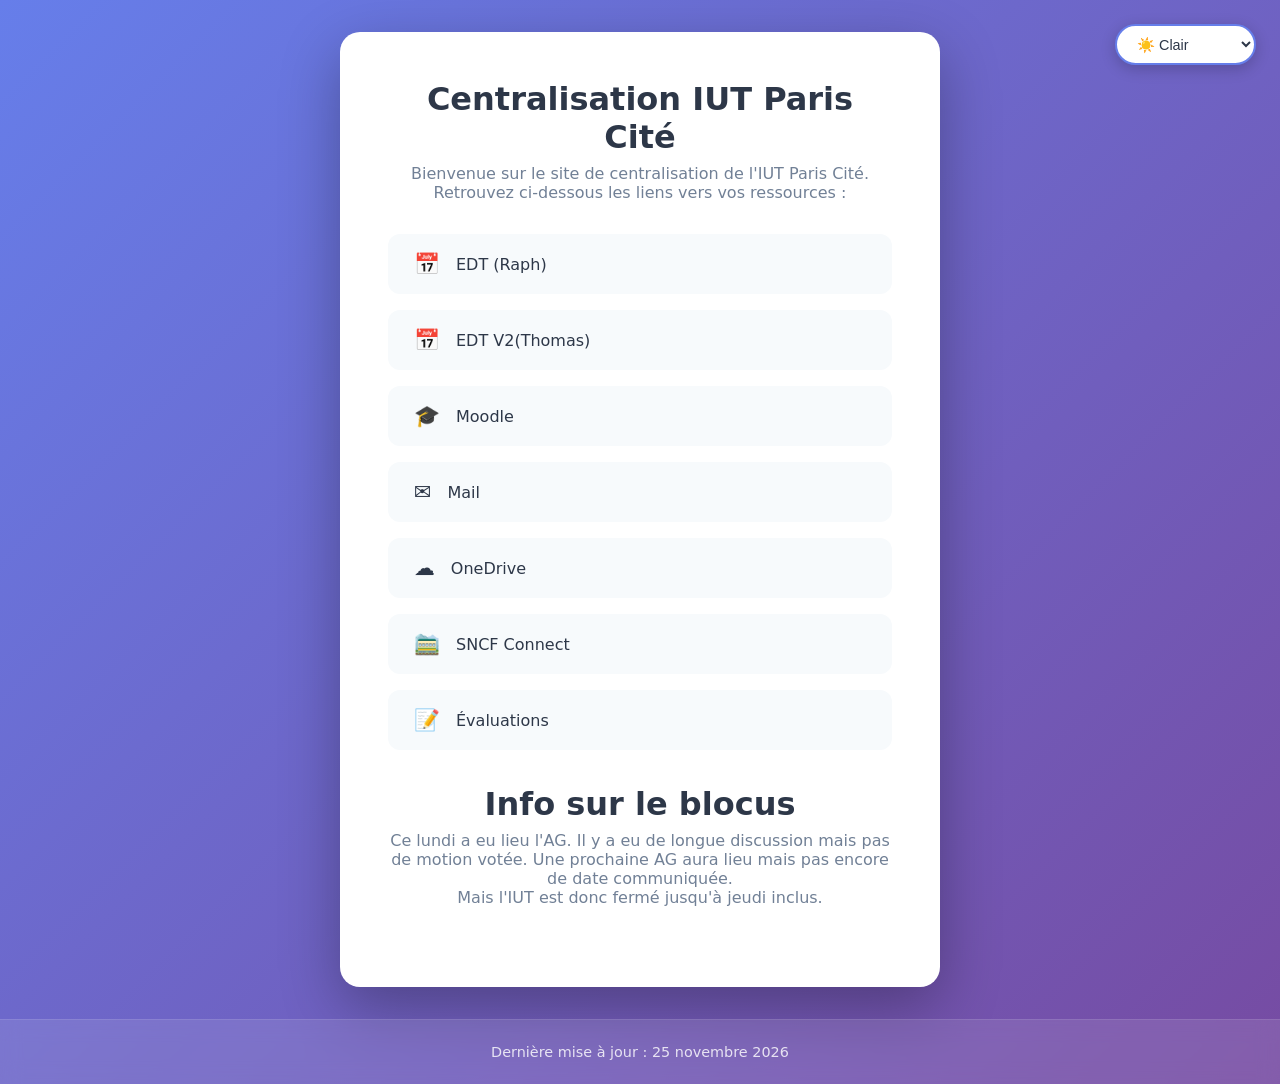
<file: index.html>
<!DOCTYPE html>
<html lang="fr" data-theme="clair">
<head>
    <meta charset="UTF-8">
    <meta name="viewport" content="width=device-width, initial-scale=1.0">
    <link rel="shortcut icon" href="logo.png" type="image/x-icon">
    <title>Centralisation IUT Paris Cité</title>
    <link rel="stylesheet" href="style.css">
    <script src="script.js" defer></script>
</head>
<body>
    <div class="theme-selector">
        <select id="themeSelect" onchange="changeTheme(this.value)">
            <option value="clair">☀️ Clair</option>
            <option value="sombre">🌙 Sombre</option>
            <option value="pariscite">🎓 Paris Cité</option>
        </select>
    </div>

    <main>
        <div class="container">
            <header>
                <h1>Centralisation IUT Paris Cité</h1>
                <p class="subtitle">Bienvenue sur le site de centralisation de l'IUT Paris Cité. Retrouvez ci-dessous les liens vers vos ressources :</p>
            </header>

            <ul class="links">
                <li><a href="https://edt.raph9213.xyz/" target="_blank" rel="noopener"><span class="icon">📅</span><span>EDT (Raph)</span></a></li>
                <li><a href="https://but.daisseur.xyz/semaine" target="_blank" rel="noopener"><span class="icon">📅</span><span>EDT V2(Thomas)</span></a></li>
                <li><a href="https://moodle2026.u-pariscite.fr/" target="_blank" rel="noopener"><span class="icon">🎓</span><span>Moodle</span></a></li>
                <li><a href="https://outlook.cloud.microsoft/mail/" target="_blank" rel="noopener"><span class="icon">✉️</span><span>Mail</span></a></li>
                <li><a href="https://up75-my.sharepoint.com/" target="_blank" rel="noopener"><span class="icon">☁️</span><span>OneDrive</span></a></li>
                <li><a href="https://www.sncf-connect.com/" target="_blank" rel="noopener"><span class="icon">🚞</span><span>SNCF Connect</span></a></li>
                <li><a href="eval.html" rel="noopener"><span class="icon">📝</span><span>Évaluations</span></a></li>
            </ul>
            <br>
            <h1>Info sur le blocus</h1>
            <p class="subtitle">Ce lundi a eu lieu l'AG. Il y a eu de longue discussion mais pas de motion votée. Une prochaine AG aura lieu mais pas encore de date communiquée.<br>
                Mais l'IUT est donc fermé jusqu'à jeudi inclus.
            </p>
        </div>
    </main>

    <footer>
        <p>Dernière mise à jour : 25 novembre 2026</p>
    </footer>
</body>
</html>
</file>
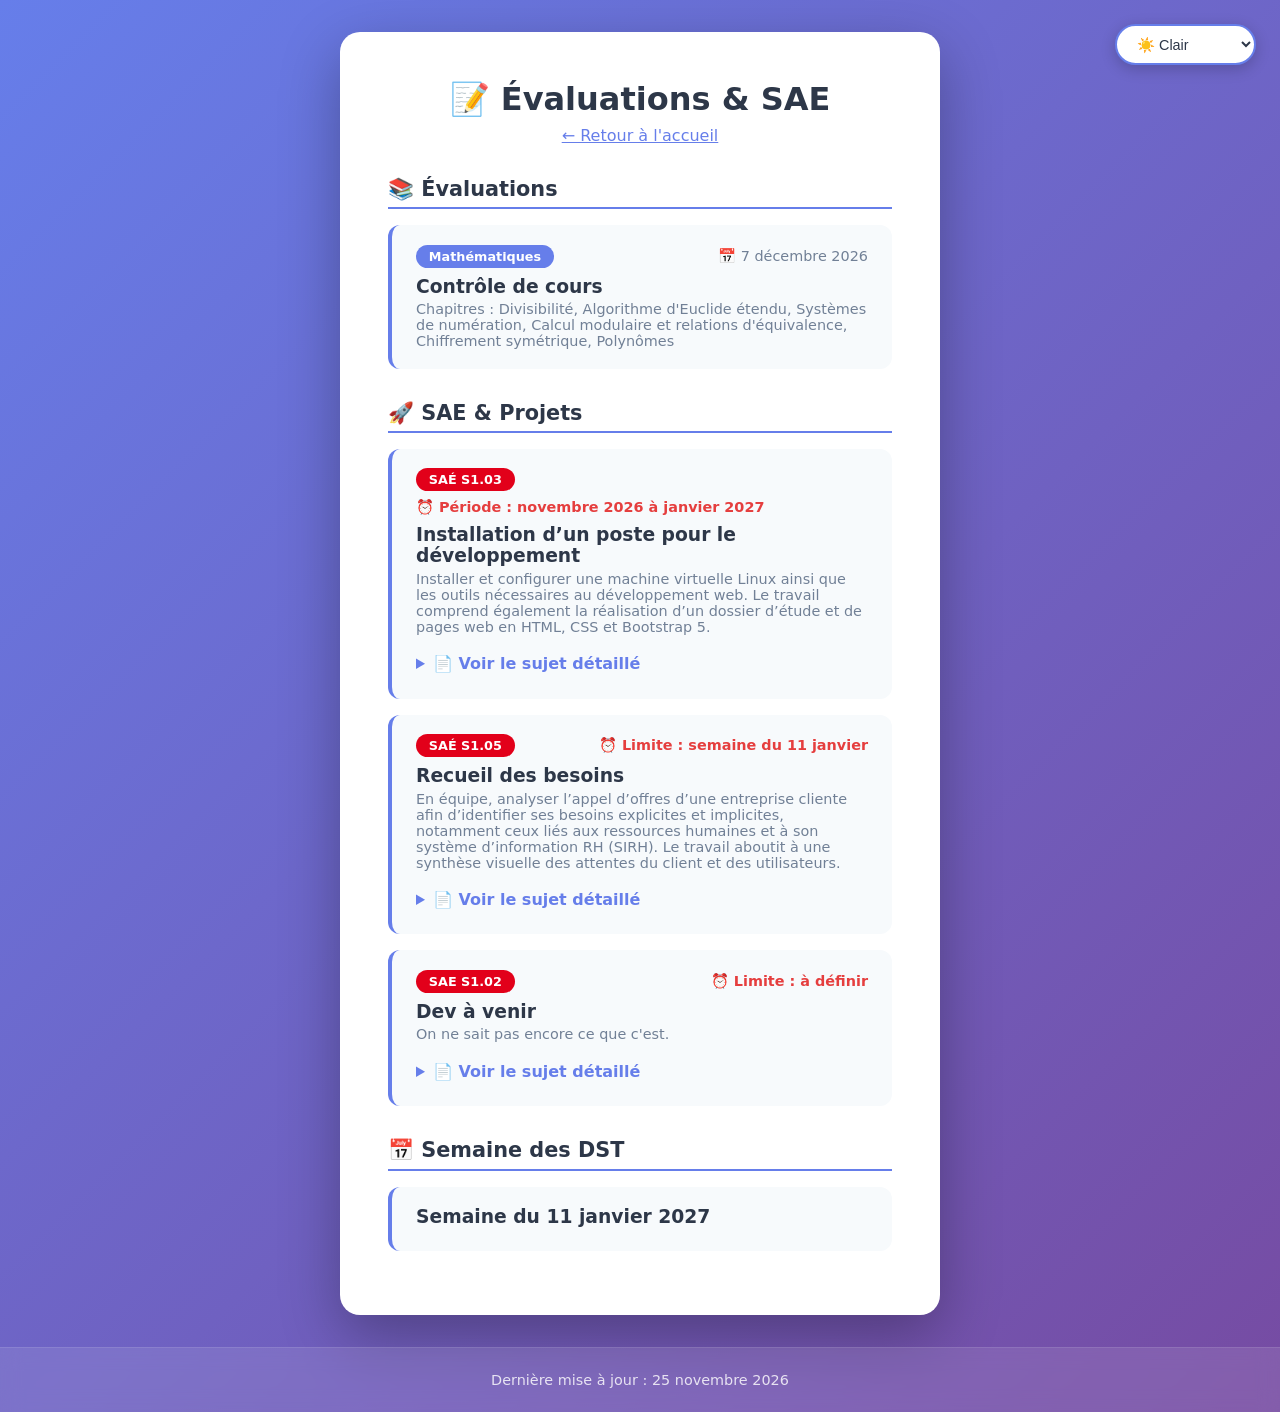
<file: eval.html>
<!DOCTYPE html>
<html lang="fr" data-theme="clair">
<head>
    <meta charset="UTF-8">
    <meta name="viewport" content="width=device-width, initial-scale=1.0">
    <link rel="shortcut icon" href="logo.png" type="image/x-icon">
    <title>Évaluations & SAE — IUT Paris Cité</title>
    <link rel="stylesheet" href="style.css">
</head>
<body>
    <div class="theme-selector">
        <select id="themeSelect" onchange="changeTheme(this.value)">
            <option value="clair">☀️ Clair</option>
            <option value="sombre">🌙 Sombre</option>
            <option value="pariscite">🎓 Paris Cité</option>
        </select>
    </div>

    <main>
        <div class="container">
            <header>
                <h1>📝 Évaluations & SAE</h1>
                <p class="subtitle">
                    <a href="index.html" style="color: var(--accent);">← Retour à l'accueil</a>
                </p>
            </header>

            <!-- ============ ÉVALUATIONS ============ -->
            <section class="eval-section">
                <h2>📚 Évaluations</h2>

                <div class="eval-card">
                    <div class="eval-header">
                        <span class="badge badge-math">Mathématiques</span>
                        <span class="eval-date">📅 7 décembre 2026</span>
                    </div>
                    <h3>Contrôle de cours</h3>
                    <p class="eval-chapitres">Chapitres : Divisibilité, Algorithme d'Euclide étendu, Systèmes de numération, Calcul modulaire et relations d'équivalence, Chiffrement symétrique, Polynômes</p>
                </div>
            </section>

            <!-- ============ SAE / PROJETS ============ -->
            <section class="eval-section">
                <h2>🚀 SAE & Projets</h2>

                <div class="eval-card sae-card">
                    <div class="eval-header">
                        <span class="badge badge-sae">SAÉ S1.03</span>
                        <span class="eval-date deadline">⏰ Période : novembre 2026 à janvier 2027</span>
                    </div>
                    <h3>Installation d’un poste pour le développement</h3>
                    <p class="eval-desc">
                        Installer et configurer une machine virtuelle Linux ainsi que les outils nécessaires au développement web.
                        Le travail comprend également la réalisation d’un dossier d’étude et de pages web en HTML, CSS et Bootstrap 5.
                    </p>
                    <details class="sujet-details">
                        <summary>📄 Voir le sujet détaillé</summary>
                        <div class="sujet-content">
                            <ul>
                                <li>Former une équipe de 2 à 3 étudiants du même groupe de TP et réaliser le projet en autonomie.</li>
                                <li>Créer une machine virtuelle Linux avec VirtualBox, VMware ou Stratus, puis expliquer et justifier les choix techniques effectués.</li>
                                <li>Créer un compte administrateur, deux comptes utilisateurs, un groupe et personnaliser l’invite de commande.</li>
                                <li>Installer et configurer les outils de développement : Git, Node.js, npm, PHP et Composer.</li>
                                <li>Réaliser des pages HTML5/CSS responsives avec Bootstrap 5, une barre de navigation et un pied de page. Les pages doivent être écrites par l’équipe, sans générateur ni outil WYSIWYG.</li>
                                <li>Rendre un dossier d’étude expliquant les solutions choisies et le travail réalisé, accompagné d’un diagramme de Gantt ou d’une frise chronologique.</li>
                                <li>Ajouter un commentaire en anglais à une vidéo fournie pendant la période.</li>
                                <li>Traiter les notions de virtualisation et distinguer émulateur, simulateur et outil de virtualisation.</li>
                                <li>La période de travail va des semaines S1-B2 à S1-B7 ; l’évaluation du travail est prévue en séances de TP en S1-B7.</li>
                            </ul>
                        </div>
                    </details>
                </div>

                <div class="eval-card sae-card">
                    <div class="eval-header">
                        <span class="badge badge-sae">SAÉ S1.05</span>
                        <span class="eval-date deadline">⏰ Limite : semaine du 11 janvier</span>
                    </div>
                    <h3>Recueil des besoins</h3>
                    <p class="eval-desc">
                        En équipe, analyser l’appel d’offres d’une entreprise cliente afin d’identifier
                        ses besoins explicites et implicites, notamment ceux liés aux ressources humaines
                        et à son système d’information RH (SIRH). Le travail aboutit à une synthèse visuelle
                        des attentes du client et des utilisateurs.
                    </p>
                    <details class="sujet-details">
                        <summary>📄 Voir le sujet détaillé</summary>
                        <div class="sujet-content">
                            <ul>
                                <li>Constituer une équipe et tirer au sort l’appel d’offres d’une entreprise cliente.</li>
                                <li>Étudier l’appel d’offres et réfléchir aux éléments à inclure dans une réponse, aux critères de sélection et aux questions à poser au client.</li>
                                <li>Rechercher les problématiques courantes des services de ressources humaines et les réponses généralement proposées par les SIRH.</li>
                                <li>Étudier les spécificités du secteur d’activité du client, en particulier en matière de recrutement et d’évolution de carrière.</li>
                                <li>Présenter les besoins particuliers du client et des utilisateurs de l’application SIRH sous une forme visuelle claire, concise et accessible.</li>
                                <li>Réaliser des synthèses structurées des recherches et préparer des questions permettant de préciser les besoins du client.</li>
                                <li>Suivre l’avancement du projet à l’aide de comptes rendus et d’outils de travail coopératif.</li>
                                <li>Présenter l’avancement des recherches lors d’une évaluation intermédiaire, puis présenter le support visuel lors de l’oral final.</li>
                                <li>L’évaluation prend également en compte le travail réalisé au fil des semaines et une évaluation individuelle pendant les DST.</li>
                                <li>Le document demande de former un groupe de quatre étudiants ; le planning mentionne aussi cinq étudiants en semaine 1. Ce point est à vérifier avec l’enseignant.</li>
                                <li>L’annexe indique que l’appel d’offres tiré au sort précisera l’entreprise cliente et son plan stratégique, mentionné comme « IP² ».</li>
                            </ul>
                        </div>
                    </details>
                </div>

                <div class="eval-card sae-card">
                    <div class="eval-header">
                        <span class="badge badge-sae">SAE S1.02</span>
                        <span class="eval-date deadline">⏰ Limite : à définir</span>
                    </div>
                    <h3>Dev à venir</h3>
                    <p class="eval-desc">On ne sait pas encore ce que c'est.</p>
                    <details class="sujet-details">
                        <summary>📄 Voir le sujet détaillé</summary>
                        <div class="sujet-content">
                            <ul>
                                <li>on sait pas encore</li>
                            </ul>
                        </div>
                    </details>
                </div>
            </section>

            <!-- ============ SEMAINE DES DST ============ -->
            <section class="eval-section">
                <h2>📅 Semaine des DST</h2>

                <div class="eval-card sae-card">
                    <h3>Semaine du 11 janvier 2027</h3>
                </div>
            </section>
        </div>
    </main>

    <footer>
        <p>Dernière mise à jour : 25 novembre 2026</p>
    </footer>

    <script src="script.js"></script>
</body>
</html>
</file>
<file: style.css>
:root {
    --transition: all 0.3s ease;
}

/* Thème Clair */
[data-theme="clair"] {
    --bg: linear-gradient(135deg, #667eea 0%, #764ba2 100%);
    --card-bg: #ffffff;
    --text: #2d3748;
    --text-secondary: #718096;
    --link-bg: #f7fafc;
    --link-hover-bg: #667eea;
    --link-hover-text: #ffffff;
    --accent: #667eea;
    --shadow: 0 20px 60px rgba(0, 0, 0, 0.3);
    --footer-bg: rgba(255, 255, 255, 0.1);
    --footer-text: rgba(255, 255, 255, 0.9);
}

/* Thème Sombre */
[data-theme="sombre"] {
    --bg: linear-gradient(135deg, #0f0c29 0%, #302b63 50%, #24243e 100%);
    --card-bg: #1a202c;
    --text: #e2e8f0;
    --text-secondary: #a0aec0;
    --link-bg: #2d3748;
    --link-hover-bg: #4c51bf;
    --link-hover-text: #ffffff;
    --accent: #805ad5;
    --shadow: 0 20px 60px rgba(0, 0, 0, 0.6);
    --footer-bg: rgba(0, 0, 0, 0.3);
    --footer-text: rgba(255, 255, 255, 0.7);
}

/* Thème Paris Cité */
[data-theme="pariscite"] {
    --bg: linear-gradient(135deg, #a7005f 0%, #610039 100%);
    --card-bg: #ffffff;
    --text: #003366;
    --text-secondary: #4a5568;
    --link-bg: #f0f4f8;
    --link-hover-bg: #E2001A;
    --link-hover-text: #ffffff;
    --accent: #E2001A;
    --shadow: 0 20px 60px rgba(0, 51, 102, 0.4);
    --footer-bg: rgba(0, 51, 102, 0.15);
    --footer-text: rgba(255, 255, 255, 0.9);
}

* {
    margin: 0;
    padding: 0;
    box-sizing: border-box;
}

body {
    font-family: 'Segoe UI', system-ui, sans-serif;
    background: var(--bg);
    min-height: 100vh;
    display: flex;
    flex-direction: column;
    transition: var(--transition);
}

.theme-selector {
    position: fixed;
    top: 1.5rem;
    right: 1.5rem;
    z-index: 100;
}

.theme-selector select {
    padding: 0.6rem 1rem;
    border-radius: 25px;
    border: 2px solid var(--accent);
    background: var(--card-bg);
    color: var(--text);
    font-size: 0.9rem;
    cursor: pointer;
    transition: var(--transition);
    box-shadow: 0 4px 15px rgba(0, 0, 0, 0.2);
}

.theme-selector select:hover {
    transform: translateY(-2px);
    box-shadow: 0 6px 20px rgba(0, 0, 0, 0.3);
}

main {
    flex: 1;
    display: flex;
    align-items: center;
    justify-content: center;
    padding: 2rem;
}

.container {
    background: var(--card-bg);
    border-radius: 20px;
    padding: 3rem;
    box-shadow: var(--shadow);
    max-width: 600px;
    width: 100%;
    transition: var(--transition);
}

h1 {
    color: var(--text);
    text-align: center;
    margin-bottom: 0.5rem;
    font-size: 2rem;
    transition: var(--transition);
}

.subtitle {
    text-align: center;
    color: var(--text-secondary);
    margin-bottom: 2rem;
    transition: var(--transition);
}

.links {
    list-style: none;
}

.links li {
    margin-bottom: 1rem;
}

.links a {
    display: flex;
    align-items: center;
    padding: 1rem 1.5rem;
    background: var(--link-bg);
    border-radius: 12px;
    text-decoration: none;
    color: var(--text);
    font-weight: 500;
    transition: var(--transition);
    border: 2px solid transparent;
}

.links a:hover {
    background: var(--link-hover-bg);
    color: var(--link-hover-text);
    transform: translateX(10px);
    border-color: var(--accent);
}

.icon {
    margin-right: 1rem;
    font-size: 1.3rem;
}

/* FOOTER */
footer {
    background: var(--footer-bg);
    color: var(--footer-text);
    text-align: center;
    padding: 1.5rem;
    margin-top: auto;
    backdrop-filter: blur(10px);
    border-top: 1px solid rgba(255, 255, 255, 0.1);
    transition: var(--transition);
}

footer p {
    font-size: 0.9rem;
    opacity: 0.9;
}

/* ===== Page Évaluations ===== */
.eval-section {
    margin-top: 2rem;
}

.eval-section h2 {
    color: var(--text);
    margin-bottom: 1rem;
    font-size: 1.3rem;
    border-bottom: 2px solid var(--accent);
    padding-bottom: 0.4rem;
    transition: var(--transition);
}

.eval-card {
    background: var(--link-bg);
    border-radius: 12px;
    padding: 1.2rem 1.5rem;
    margin-bottom: 1rem;
    border-left: 4px solid var(--accent);
    transition: var(--transition);
}

.eval-card:hover {
    transform: translateX(5px);
}

.eval-header {
    display: flex;
    justify-content: space-between;
    align-items: center;
    flex-wrap: wrap;
    gap: 0.5rem;
    margin-bottom: 0.5rem;
}

.badge {
    padding: 0.25rem 0.8rem;
    border-radius: 20px;
    font-size: 0.8rem;
    font-weight: 600;
    color: #fff;
}

.badge-math { background: #667eea; }
.badge-info { background: #48bb78; }
.badge-physique { background: #ed8936; }
.badge-sae { background: #E2001A; }

.eval-date {
    color: var(--text-secondary);
    font-size: 0.9rem;
}

.eval-date.deadline {
    color: #e53e3e;
    font-weight: 600;
}

.eval-card h3 {
    color: var(--text);
    margin-bottom: 0.3rem;
    transition: var(--transition);
}

.eval-chapitres, .eval-desc {
    color: var(--text-secondary);
    font-size: 0.9rem;
    transition: var(--transition);
}

/* Sujet déroulant */
.sujet-details {
    margin-top: 0.8rem;
}

.sujet-details summary {
    cursor: pointer;
    color: var(--accent);
    font-weight: 600;
    padding: 0.4rem 0;
    user-select: none;
}

.sujet-details summary:hover {
    text-decoration: underline;
}

.sujet-content {
    margin-top: 0.6rem;
    padding: 1rem;
    background: var(--card-bg);
    border-radius: 8px;
    color: var(--text);
    transition: var(--transition);
}

.sujet-content ul {
    padding-left: 1.2rem;
}

.sujet-content li {
    margin-bottom: 0.3rem;
    color: var(--text-secondary);
}
</file>
